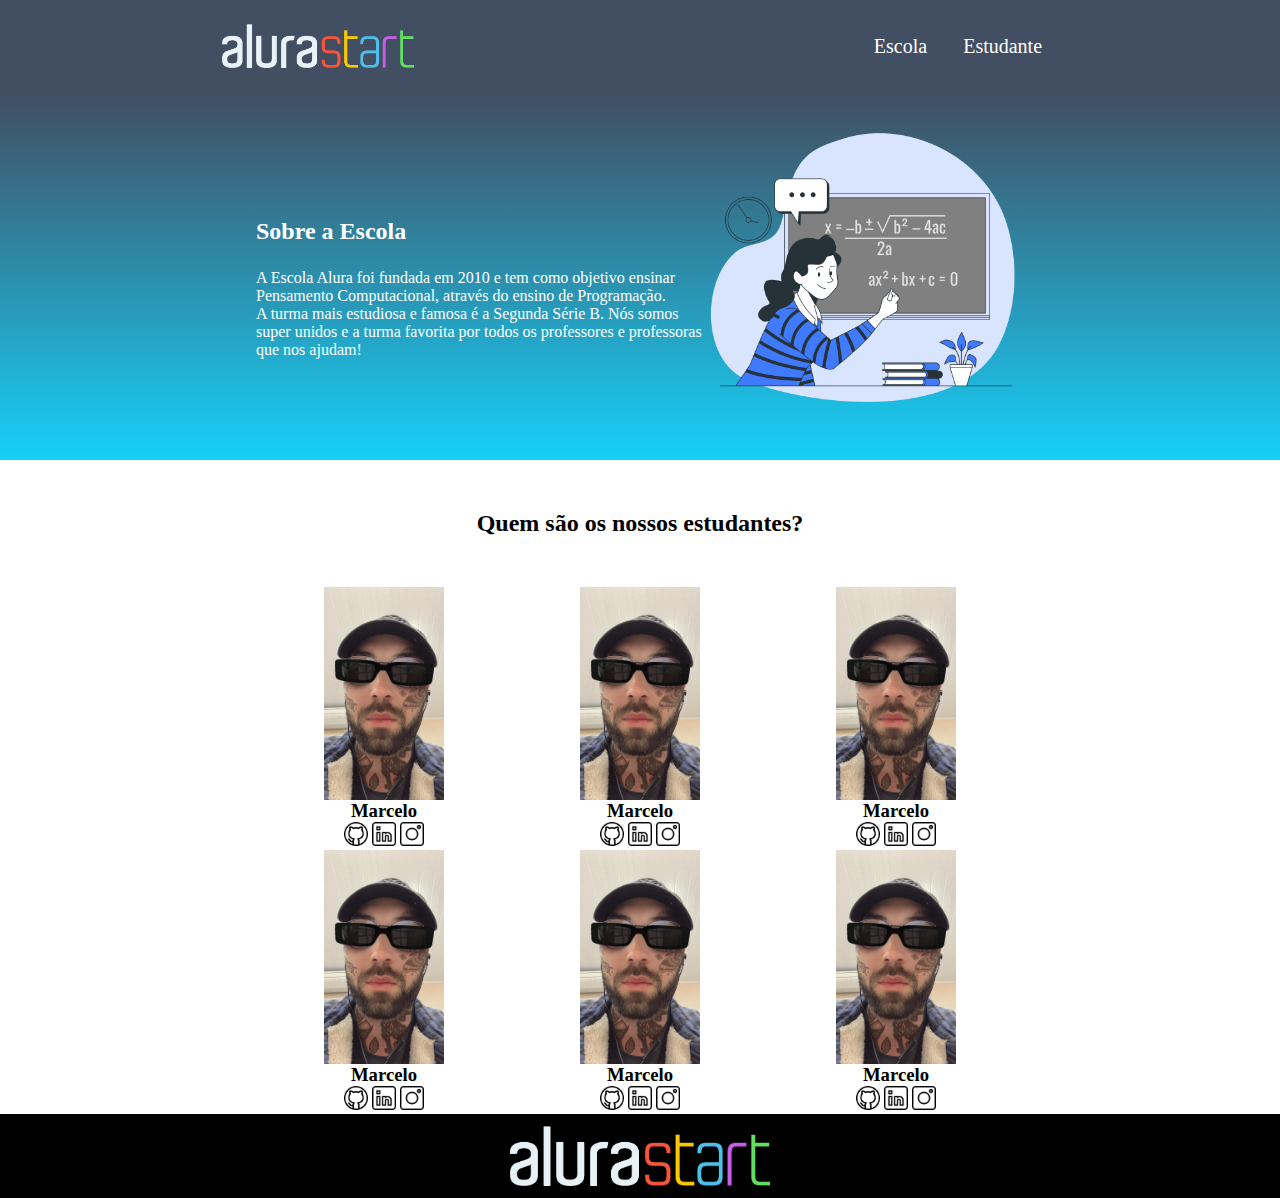
<file: PROJETO ALURA PRONTO/index.html>
<html lang="en">
<head>
    <meta charset="UTF-8">
    <meta http-equiv="X-UA-Compatible" content="IE=edge">
    <meta name="viewport" content="width=device-width, initial-scale=1.0">
    <title>Document</title>
    <link rel="stylesheet" href="style.css">
</head>
<body>
    <header class="cabecalho">
        <img class="cabecalho-imagem" src="alurastart logo.png" alt="logo da alura start">
        <ul class="cabecalho-lista">
            <li class="cabecalho-lista-item">Escola</li>
            <li class="cabecalho-lista-item">Estudante</li>
        </ul>
    </header>


    <section class="escola">
        <div class="escola-div-conteudo">
            <h2 class="escola-titulo">Sobre a Escola</h2>
            <p class="escola-texto-um">A Escola Alura foi fundada em 2010 e tem como objetivo ensinar Pensamento Computacional, através do ensino de  Programação.</p>
            <p class="escola-texto-dois">A turma mais estudiosa e famosa é a Segunda Série B. Nós somos super unidos e a turma favorita por todos os professores e professoras que nos ajudam!</p>
        </div>
        <img class="escola-imagem" src="Formula-bro.png" alt="Professora no quadro">
    </section>
    <section  class="estudante">
     <h2 class="estudante-titulo">Quem são os nossos estudantes? </h2>
     <div class="estudante-todos"> 
        <span></span>
     <div class="estudante-div">
        <img class="estudante-imagem "src="Marcelo.jpg" alt="foto do marcelo">
        <h3 class="estudante-nome">Marcelo</h3>
        <a href="https://github.com/marcelopaludetto"><img class="estudante-icone" src="github.png" alt="icone github"></a>
        <a href="https://www.linkedin.com/in/marcelopaludetto/"><img class="estudante-icone" src="linkedin.png" alt="icone linkedin"></a>
       <a href="https://instagram.com/marcelopaludetto"><img class="estudante-icone" src="instagram.png" alt="icone instagram"></a>
    </div>
    <div class="estudante-div">
        <img class="estudante-imagem "src="Marcelo.jpg" alt="foto do marcelo">
        <h3 class="estudante-nome">Marcelo</h3>
       <a href="https://github.com/marcelopaludetto"><img class="estudante-icone" src="github.png" alt="icone github"></a> 
     <a href="https://www.linkedin.com/in/marcelopaludetto/"><img class="estudante-icone" src="linkedin.png" alt="icone linkedin"></a> 
      <a href="https://instagram.com/marcelopaludetto"><img class="estudante-icone" src="instagram.png" alt="icone instagram"></a> 
    </div>
    <div class="estudante-div">
        <img class="estudante-imagem "src="Marcelo.jpg" alt="foto do marcelo">
        <h3 class="estudante-nome">Marcelo</h3>
        <a href="https://github.com/marcelopaludetto"><img class="estudante-icone" src="github.png" alt="icone github"></a> 
     <a href="https://www.linkedin.com/in/marcelopaludetto/"><img class="estudante-icone" src="linkedin.png" alt="icone linkedin"></a> 
      <a href="https://instagram.com/marcelopaludetto"><img class="estudante-icone" src="instagram.png" alt="icone instagram"></a> 
    </div>
    <span></span>
    <span></span>
    <div class="estudante-div">
        <img class="estudante-imagem "src="Marcelo.jpg" alt="foto do marcelo">
        <h3 class="estudante-nome">Marcelo</h3>
        <a href="https://github.com/marcelopaludetto"><img class="estudante-icone" src="github.png" alt="icone github"></a> 
     <a href="https://www.linkedin.com/in/marcelopaludetto/"><img class="estudante-icone" src="linkedin.png" alt="icone linkedin"></a> 
      <a href="https://instagram.com/marcelopaludetto"><img class="estudante-icone" src="instagram.png" alt="icone instagram"></a> 
    </div>
    <div class="estudante-div">
        <img class="estudante-imagem "src="Marcelo.jpg" alt="foto do marcelo">
        <h3 class="estudante-nome">Marcelo</h3>
        <a href="https://github.com/marcelopaludetto"><img class="estudante-icone" src="github.png" alt="icone github"></a> 
        <a href="https://www.linkedin.com/in/marcelopaludetto/"><img class="estudante-icone" src="linkedin.png" alt="icone linkedin"></a> 
         <a href="https://instagram.com/marcelopaludetto"><img class="estudante-icone" src="instagram.png" alt="icone instagram"></a>    
    </div>
    <div class="estudante-div">
        <img class="estudante-imagem "src="Marcelo.jpg" alt="foto do marcelo">
        <h3 class="estudante-nome">Marcelo</h3>
        <a href="https://github.com/marcelopaludetto"><img class="estudante-icone" src="github.png" alt="icone github"></a> 
        <a href="https://www.linkedin.com/in/marcelopaludetto/"><img class="estudante-icone" src="linkedin.png" alt="icone linkedin"></a> 
         <a href="https://instagram.com/marcelopaludetto"><img class="estudante-icone" src="instagram.png" alt="icone instagram"></a>    
    </div>
</div>
    </section>
    <footer class="rodape">
        <img class="rodape-imagem"src="alurastart logo.png" alt="logo da alura start">
    </footer>
    
</body>

</html>
</file>
<file: PROJETO ALURA PRONTO/style.css>
* {
    margin: 0;
    padding: 0;
}
body{
    font-family: 'Times New Roman', Times, serif;
}

.cabecalho {
    background-color: #424E61;
    color: white;
    display: flex;
    justify-content: space-around;
    align-items: center;
    padding: 24px 0;
}

.cabecalho-imagem{
    width: 15%;
}

.cabecalho-lista-item{
    display: inline-block;
    margin: 0 16px;
    font-size: 20px;
}

.escola-imagem{
    width: 25%;
}

.escola{
    background-image: linear-gradient(#424E61,#16CFF8);
    color:white;
    display: flex;
    justify-content: center;
    align-items: center;
    padding: 24px 0;
}

.escola-div-conteudo{
    width: 35%;
}
.escola-titulo{
    padding: 24px 0;
}

.estudante-imagem{
    width: 120px;
}

.estudante-icone{
    width: 24px;
}

.estudante-div{
    text-align: center;
}

.estudante-titulo{
    text-align: center;
    padding: 50px 0;
}

.estudante-todos{
    display: grid;
    grid-template-columns: 20% 20% 20% 20% 20%;
}

.rodape{
    background-color: black;
    text-align: center;
}

.rodape-imagem{
    height: 60px;
    padding: 12px 0;
}
</file>
